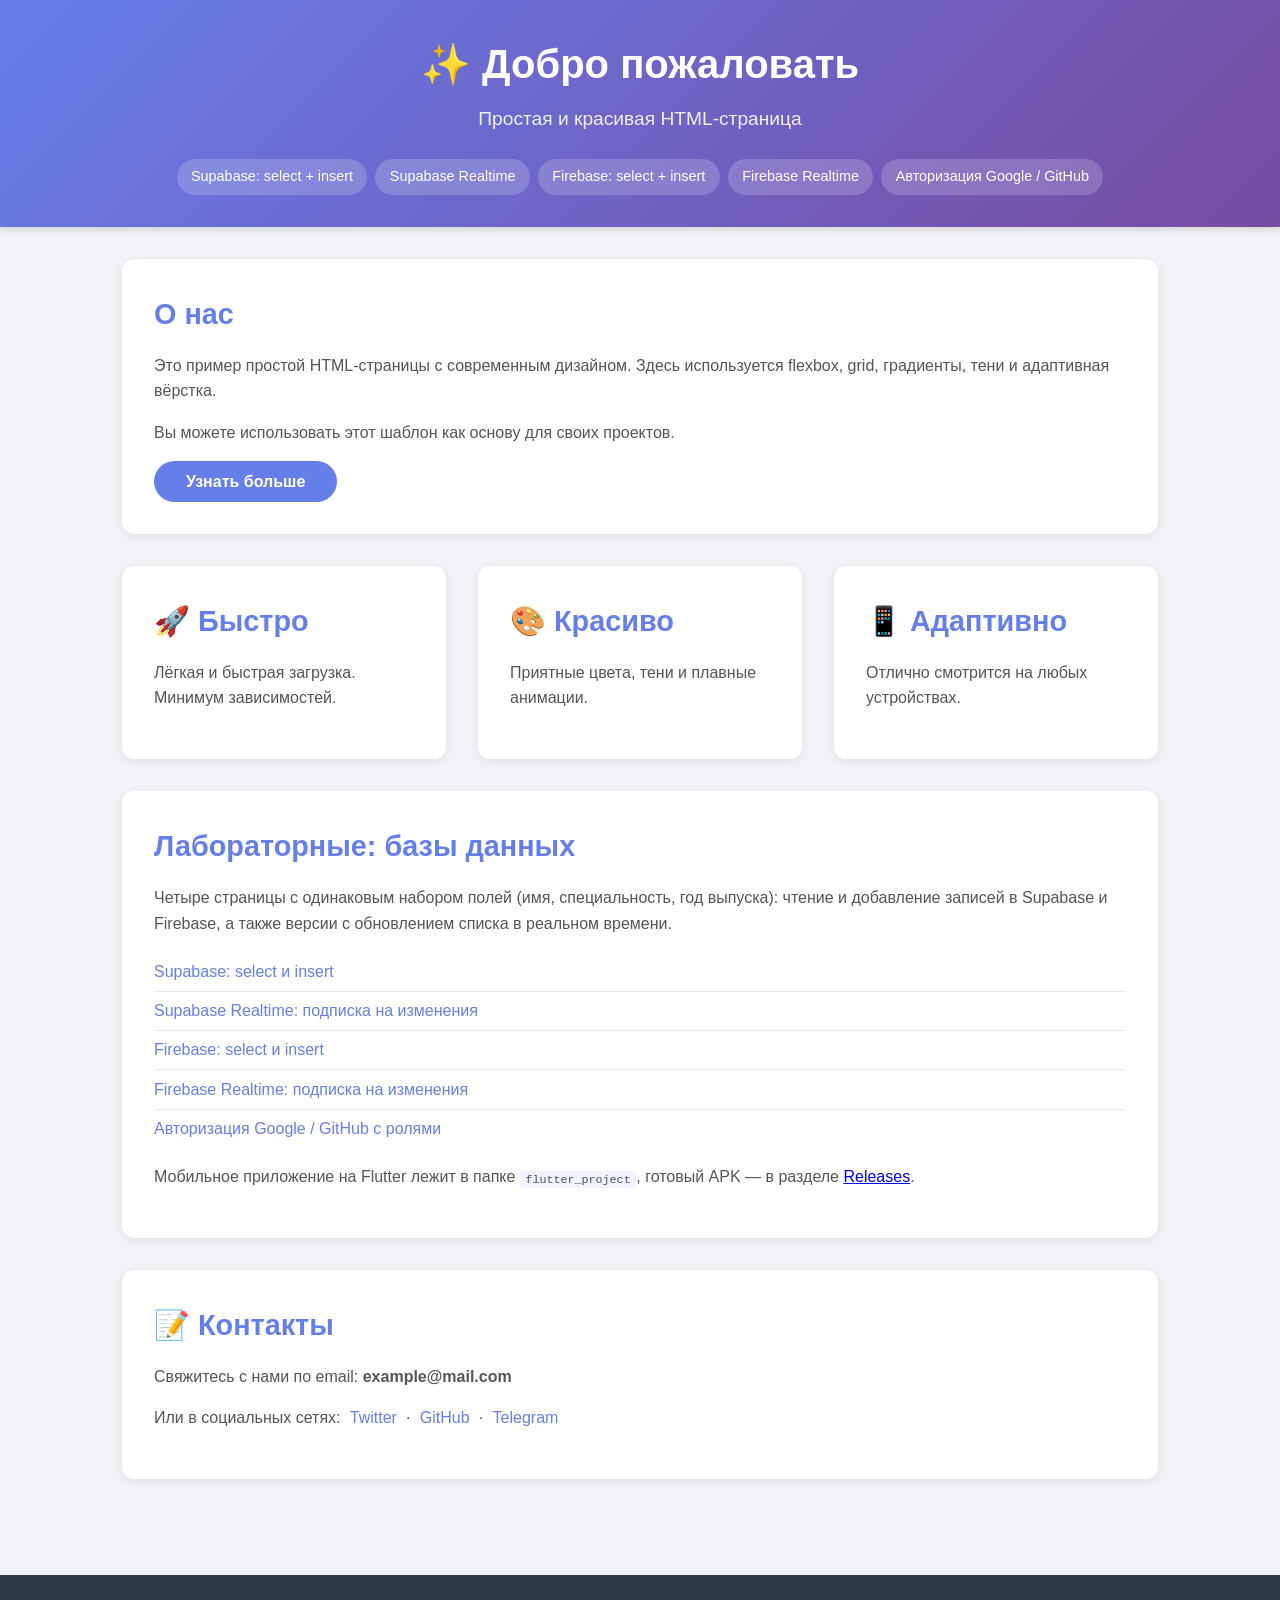
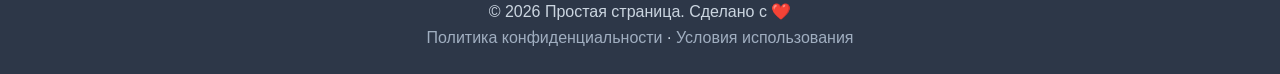
<file: index.html>
<!DOCTYPE html>
<html lang="ru">
<head>
    <meta charset="UTF-8">
    <meta name="viewport" content="width=device-width, initial-scale=1.0">
    <title>Простая страница</title>
    <link rel="stylesheet" href="style.css">
</head>
<body>

    <!-- Шапка -->
    <header>
        <h1>✨ Добро пожаловать</h1>
        <p>Простая и красивая HTML-страница</p>
        <nav class="site-nav">
            <a href="supabase.html">Supabase: select + insert</a>
            <a href="supabase-realtime.html">Supabase Realtime</a>
            <a href="firebase.html">Firebase: select + insert</a>
            <a href="firebase-realtime.html">Firebase Realtime</a>
            <a href="auth.html">Авторизация Google / GitHub</a>
        </nav>
    </header>

    <!-- Основной контент -->
    <main class="container">

        <!-- Основная карточка -->
        <section class="card">
            <h2>О нас</h2>
            <p>
                Это пример простой HTML-страницы с современным дизайном.
                Здесь используется flexbox, grid, градиенты, тени и адаптивная вёрстка.
            </p>
            <p>
                Вы можете использовать этот шаблон как основу для своих проектов.
            </p>
            <button class="btn" id="moreBtn">Узнать больше</button>
        </section>

        <!-- Сетка карточек -->
        <section class="grid">
            <article class="card">
                <h2>🚀 Быстро</h2>
                <p>Лёгкая и быстрая загрузка. Минимум зависимостей.</p>
            </article>
            <article class="card">
                <h2>🎨 Красиво</h2>
                <p>Приятные цвета, тени и плавные анимации.</p>
            </article>
            <article class="card">
                <h2>📱 Адаптивно</h2>
                <p>Отлично смотрится на любых устройствах.</p>
            </article>
        </section>

        <!-- Лабораторные работы: Supabase и Firebase -->
        <section class="card">
            <h2>Лабораторные: базы данных</h2>
            <p>
                Четыре страницы с одинаковым набором полей (имя, специальность, год выпуска):
                чтение и добавление записей в Supabase и Firebase, а также версии с
                обновлением списка в реальном времени.
            </p>
            <ul class="link-list">
                <li><a href="supabase.html">Supabase: select и insert</a></li>
                <li><a href="supabase-realtime.html">Supabase Realtime: подписка на изменения</a></li>
                <li><a href="firebase.html">Firebase: select и insert</a></li>
                <li><a href="firebase-realtime.html">Firebase Realtime: подписка на изменения</a></li>
                <li><a href="auth.html">Авторизация Google / GitHub с ролями</a></li>
            </ul>
            <p>
                Мобильное приложение на Flutter лежит в папке
                <code>flutter_project</code>, готовый APK — в разделе
                <a href="https://github.com/Mikhail-69/Mikhail-69.github.io/releases">Releases</a>.
            </p>
        </section>

        <!-- Дополнительная секция -->
        <section class="card">
            <h2>📝 Контакты</h2>
            <p>
                Свяжитесь с нами по email: <strong>example@mail.com</strong>
            </p>
            <p>
                Или в социальных сетях:
                <a href="#" class="social-link">Twitter</a> ·
                <a href="#" class="social-link">GitHub</a> ·
                <a href="#" class="social-link">Telegram</a>
            </p>
        </section>

        <!-- Скрытая секция, которая появится по клику -->
        <section class="card hidden" id="extraInfo">
            <h2>🎉 Секретная информация</h2>
            <p>
                Поздравляем! Вы нашли скрытую секцию. Она была спрятана с помощью CSS,
                а теперь показана благодаря JavaScript.
            </p>
            <p>
                Текущее время: <strong id="currentTime"></strong>
            </p>
        </section>

    </main>

    <!-- Подвал -->
    <footer>
        <p>
            &copy; <span id="year"></span> Простая страница. Сделано с ❤️
            <br>
            <a href="#">Политика конфиденциальности</a> ·
            <a href="#">Условия использования</a>
        </p>
    </footer>

    <script src="script.js"></script>
</body>
</html>
</file>
<file: style.css>
/* ===========================
   Сброс стилей
   =========================== */
* {
    margin: 0;
    padding: 0;
    box-sizing: border-box;
}

/* ===========================
   Базовые стили
   =========================== */
body {
    font-family: 'Segoe UI', Tahoma, Geneva, Verdana, sans-serif;
    line-height: 1.6;
    color: #333;
    background: #f0f2f5;
    min-height: 100vh;
    display: flex;
    flex-direction: column;
}

/* ===========================
   Шапка
   =========================== */
header {
    background: linear-gradient(135deg, #667eea 0%, #764ba2 100%);
    color: white;
    padding: 2rem 0;
    text-align: center;
    box-shadow: 0 4px 6px rgba(0, 0, 0, 0.1);
}

header h1 {
    font-size: 2.5rem;
    margin-bottom: 0.5rem;
}

header p {
    font-size: 1.2rem;
    opacity: 0.9;
}

/* ===========================
   Контейнер
   =========================== */
.container {
    max-width: 1100px;
    margin: 2rem auto;
    padding: 0 2rem;
    flex: 1;
    width: 100%;
}

/* ===========================
   Карточки
   =========================== */
.card {
    background: white;
    border-radius: 12px;
    padding: 2rem;
    margin-bottom: 2rem;
    box-shadow: 0 2px 10px rgba(0, 0, 0, 0.08);
    transition: transform 0.2s, box-shadow 0.2s;
}

.card:hover {
    transform: translateY(-4px);
    box-shadow: 0 8px 25px rgba(0, 0, 0, 0.12);
}

.card h2 {
    color: #667eea;
    margin-bottom: 1rem;
    font-size: 1.8rem;
}

.card p {
    margin-bottom: 1rem;
    color: #555;
}

/* ===========================
   Кнопка
   =========================== */
.btn {
    display: inline-block;
    background: #667eea;
    color: white;
    padding: 0.7rem 2rem;
    border-radius: 50px;
    text-decoration: none;
    font-weight: 600;
    transition: background 0.3s, transform 0.2s;
    border: none;
    cursor: pointer;
    font-size: 1rem;
}

.btn:hover {
    background: #5a67d8;
    transform: scale(1.04);
}

.btn:active {
    transform: scale(0.98);
}

/* ===========================
   Сетка для карточек
   =========================== */
.grid {
    display: grid;
    grid-template-columns: repeat(auto-fit, minmax(250px, 1fr));
    gap: 2rem;
    margin-top: 1rem;
    margin-bottom: 2rem;
}

.grid .card {
    margin-bottom: 0;
}

/* ===========================
   Ссылки в контактах
   =========================== */
.social-link {
    color: #667eea;
    text-decoration: none;
    margin: 0 0.3rem;
    transition: color 0.2s;
}

.social-link:hover {
    color: #5a67d8;
    text-decoration: underline;
}

/* ===========================
   Скрытые элементы
   =========================== */
.hidden {
    display: none;
}

/* Анимация появления */
.fade-in {
    animation: fadeIn 0.5s ease-in;
}

@keyframes fadeIn {
    from {
        opacity: 0;
        transform: translateY(10px);
    }
    to {
        opacity: 1;
        transform: translateY(0);
    }
}

/* ===========================
   Подвал
   =========================== */
footer {
    background: #2d3748;
    color: #cbd5e0;
    text-align: center;
    padding: 1.5rem 0;
    margin-top: 2rem;
}

footer a {
    color: #a0aec0;
    text-decoration: none;
    transition: color 0.2s;
}

footer a:hover {
    color: white;
    text-decoration: underline;
}

/* ===========================
   Адаптивность
   =========================== */
@media (max-width: 768px) {
    header h1 {
        font-size: 2rem;
    }

    header p {
        font-size: 1rem;
    }

    .container {
        padding: 0 1rem;
    }

    .card {
        padding: 1.5rem;
    }

    .card h2 {
        font-size: 1.5rem;
    }

    .grid {
        gap: 1rem;
    }
}

@media (max-width: 480px) {
    header h1 {
        font-size: 1.6rem;
    }

    .btn {
        width: 100%;
        text-align: center;
    }
}
/* ===========================
   Навигация и списки ссылок
   =========================== */
.site-nav {
    display: flex;
    flex-wrap: wrap;
    justify-content: center;
    gap: 0.5rem;
    margin-top: 1.5rem;
}

.site-nav a {
    display: inline-block;
    padding: 0.4rem 0.9rem;
    border-radius: 50px;
    background: rgba(255, 255, 255, 0.18);
    color: white;
    text-decoration: none;
    font-size: 0.9rem;
    transition: background 0.2s;
}

.site-nav a:hover,
.site-nav a:focus-visible {
    background: rgba(255, 255, 255, 0.32);
}

.link-list {
    list-style: none;
    margin: 1rem 0;
}

.link-list li {
    padding: 0.4rem 0;
    border-bottom: 1px solid #e2e8f0;
}

.link-list li:last-child {
    border-bottom: none;
}

.link-list a {
    color: #667eea;
    text-decoration: none;
}

.link-list a:hover {
    text-decoration: underline;
}

code {
    background: rgba(102, 126, 234, 0.1);
    padding: 0.1rem 0.35rem;
    border-radius: 4px;
    font-size: 0.9em;
}
</file>
